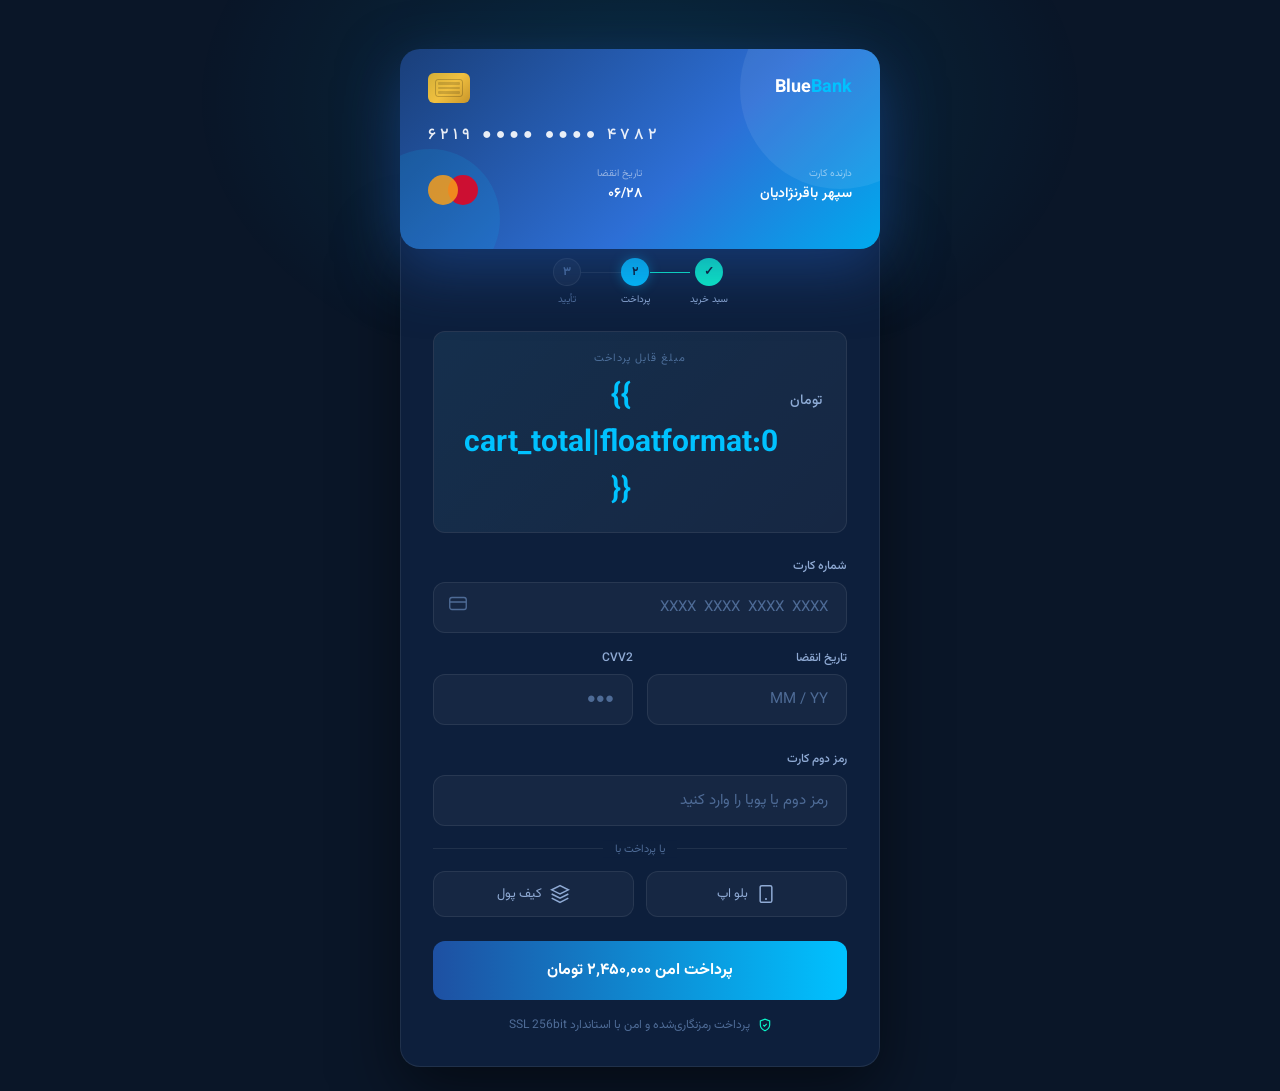
<file: game/game_project/templates/pardakht.html>
<!DOCTYPE html>
<html lang="fa" dir="rtl">
<head>
  <meta charset="UTF-8" />
  <meta name="viewport" content="width=device-width, initial-scale=1.0" />
  <title>پرداخت آنلاین | بلو بانک</title>
  <link href="https://fonts.googleapis.com/css2?family=Vazirmatn:wght@300;400;500;600;700&display=swap" rel="stylesheet" />
  <style>
    *, *::before, *::after { box-sizing: border-box; margin: 0; padding: 0; }

    :root {
      --blue-900: #0a1628;
      --blue-800: #0d1f3c;
      --blue-600: #1a3f7a;
      --blue-500: #1e50a2;
      --blue-400: #2d6fd6;
      --blue-300: #4d8fef;
      --accent:   #00c2ff;
      --accent2:  #0af5c8;
      --text-primary: #f0f4ff;
      --text-secondary: #8faad4;
      --text-muted: #4e6b96;
      --surface: rgba(255,255,255,0.04);
      --surface-hover: rgba(255,255,255,0.08);
      --border: rgba(255,255,255,0.08);
      --shadow: 0 24px 64px rgba(0,0,0,0.5);
      --radius: 20px;
      --radius-sm: 12px;
    }

    body {
      font-family: 'Vazirmatn', sans-serif;
      background: var(--blue-900);
      min-height: 100vh;
      display: flex;
      align-items: center;
      justify-content: center;
      padding: 24px;
      position: relative;
      overflow-x: hidden;
    }
    body::before {
      content: '';
      position: fixed;
      top: -200px; left: 50%;
      transform: translateX(-50%);
      width: 900px; height: 600px;
      background: radial-gradient(ellipse, rgba(0,194,255,0.12) 0%, transparent 70%);
      pointer-events: none;
    }

    .payment-wrapper {
      width: 100%;
      max-width: 480px;
    }

    /* ─── 3D Card Scene ─── */
    .card-scene {
      perspective: 1000px;
      height: 200px;
      margin-bottom: -28px;
      position: relative;
      z-index: 10;
      cursor: grab;
      user-select: none;
    }
    .card-scene:active { cursor: grabbing; }

    .card-3d {
      width: 100%;
      height: 100%;
      position: relative;
      transform-style: preserve-3d;
      transition: transform 0.6s cubic-bezier(.25,.8,.25,1);
      will-change: transform;
    }
    .card-3d.is-flipped { transform: rotateY(180deg); }
    .card-3d.snap-back {
      transition: transform 0.55s cubic-bezier(.34,1.56,.64,1);
    }

    .card-face {
      position: absolute;
      inset: 0;
      border-radius: 20px;
      backface-visibility: hidden;
      -webkit-backface-visibility: hidden;
      overflow: hidden;
    }

    /* FRONT */
    .card-front {
      background: linear-gradient(135deg, var(--blue-600) 0%, var(--blue-400) 60%, #00aaee 100%);
      padding: 24px 28px;
      box-shadow: 0 20px 60px rgba(30,80,162,0.55);
    }
    .card-front::before {
      content: '';
      position: absolute;
      top: -60px; right: -60px;
      width: 200px; height: 200px;
      border-radius: 50%;
      background: rgba(255,255,255,0.07);
    }
    .card-front::after {
      content: '';
      position: absolute;
      bottom: -40px; left: -40px;
      width: 140px; height: 140px;
      border-radius: 50%;
      background: rgba(0,194,255,0.12);
    }

    /* BACK */
    .card-back {
      background: linear-gradient(135deg, #0d2244 0%, #1a3f7a 100%);
      transform: rotateY(180deg);
      box-shadow: 0 20px 60px rgba(30,80,162,0.55);
      display: flex;
      flex-direction: column;
    }
    .card-back-strip {
      background: #111;
      height: 44px;
      margin-top: 28px;
      width: 100%;
    }
    .card-back-cvv-row {
      padding: 16px 28px;
      display: flex;
      align-items: center;
      gap: 14px;
    }
    .card-back-cvv-label {
      font-size: 11px;
      color: rgba(255,255,255,0.5);
      white-space: nowrap;
    }
    .card-back-cvv-box {
      flex: 1;
      background: #fff;
      border-radius: 5px;
      padding: 8px 14px;
      color: #1a2a4a;
      font-size: 15px;
      letter-spacing: 4px;
      font-weight: 700;
      direction: ltr;
      text-align: right;
    }
    .card-back-logo {
      position: absolute;
      bottom: 18px;
      left: 24px;
      font-size: 15px;
      font-weight: 700;
      color: rgba(255,255,255,0.7);
    }
    .card-back-logo span { color: var(--accent); }
    .card-back-brand {
      position: absolute;
      bottom: 14px;
      right: 24px;
      display: flex;
    }
    .card-back-brand .card-circle { width: 26px; height: 26px; border-radius: 50%; opacity: 0.8; }
    .card-back-brand .card-circle:first-child { background: #eb001b; margin-left: -8px; }
    .card-back-brand .card-circle:last-child  { background: #f79e1b; }

    /* Card front elements */
    .card-header {
      display: flex;
      justify-content: space-between;
      align-items: center;
      margin-bottom: 20px;
      position: relative;
      z-index: 1;
    }
    .card-logo { font-size: 18px; font-weight: 700; color: #fff; }
    .card-logo span { color: var(--accent); }
    .chip {
      width: 42px; height: 30px;
      background: linear-gradient(135deg, #d4af37, #f0c040, #c8952a);
      border-radius: 6px;
      display: flex; align-items: center; justify-content: center;
    }
    .chip-lines {
      width: 28px; height: 18px;
      border: 1.5px solid rgba(0,0,0,0.2);
      border-radius: 3px;
      display: grid;
      grid-template-rows: 1fr 1fr 1fr;
      gap: 2px; padding: 2px;
    }
    .chip-line { background: rgba(0,0,0,0.15); border-radius: 1px; }
    .card-number {
      font-size: 16px;
      letter-spacing: 4px;
      color: rgba(255,255,255,0.9);
      font-weight: 500;
      margin-bottom: 18px;
      position: relative; z-index: 1;
      direction: ltr;
    }
    .card-footer {
      display: flex;
      justify-content: space-between;
      align-items: flex-end;
      position: relative; z-index: 1;
    }
    .card-label { font-size: 10px; color: rgba(255,255,255,0.5); margin-bottom: 2px; }
    .card-value { font-size: 14px; color: #fff; font-weight: 600; }
    .card-brand { display: flex; }
    .card-circle { width: 30px; height: 30px; border-radius: 50%; opacity: 0.85; }
    .card-circle:first-child { background: #eb001b; margin-left: -10px; }
    .card-circle:last-child  { background: #f79e1b; }

    /* Hint */
    .card-hint {
      text-align: center;
      font-size: 11px;
      color: var(--text-muted);
      margin-bottom: 8px;
      display: flex;
      align-items: center;
      justify-content: center;
      gap: 6px;
      animation: hint-fade 1.5s ease-in-out 2s forwards;
      opacity: 1;
    }
    @keyframes hint-fade {
      to { opacity: 0; pointer-events: none; }
    }

    /* ─── Panel ─── */
    .payment-panel {
      background: var(--blue-800);
      border: 1px solid var(--border);
      border-radius: var(--radius);
      padding: 36px 32px 32px;
      box-shadow: var(--shadow);
      position: relative;
    }

    .amount-display {
      background: var(--surface);
      border: 1px solid var(--border);
      border-radius: var(--radius-sm);
      padding: 18px 24px;
      text-align: center;
      margin-bottom: 24px;
      position: relative;
      overflow: hidden;
    }
    .amount-display::before {
      content: '';
      position: absolute;
      inset: 0;
      background: linear-gradient(135deg, rgba(0,194,255,0.05), transparent);
    }
    .amount-label {
      font-size: 11px;
      color: var(--text-muted);
      margin-bottom: 6px;
      letter-spacing: 1px;
    }
    .amount-value {
      font-size: 30px;
      font-weight: 700;
      color: var(--accent);
      direction: ltr;
      display: flex;
      align-items: baseline;
      justify-content: center;
      gap: 6px;
    }
    .amount-currency {
      font-size: 14px;
      font-weight: 500;
      color: var(--text-secondary);
    }

    .form-group { margin-bottom: 16px; }
    .form-label {
      display: block;
      font-size: 12px;
      color: var(--text-secondary);
      margin-bottom: 7px;
      font-weight: 500;
    }
    .form-input {
      width: 100%;
      background: var(--surface);
      border: 1px solid var(--border);
      border-radius: var(--radius-sm);
      padding: 13px 18px;
      font-size: 15px;
      font-family: 'Vazirmatn', sans-serif;
      color: var(--text-primary);
      outline: none;
      transition: border-color 0.2s, background 0.2s;
      direction: ltr;
      text-align: right;
    }
    .form-input::placeholder { color: var(--text-muted); }
    .form-input:focus {
      border-color: var(--accent);
      background: var(--surface-hover);
    }

    .form-row {
      display: grid;
      grid-template-columns: 1fr 1fr;
      gap: 14px;
    }

    .input-icon-wrap { position: relative; }
    .input-icon-wrap .form-input { padding-left: 44px; }
    .input-icon {
      position: absolute;
      left: 16px; top: 50%;
      transform: translateY(-50%);
      color: var(--text-muted);
    }

    .divider {
      height: 1px;
      background: var(--border);
      margin: 22px 0;
      position: relative;
    }
    .divider::after {
      content: 'یا پرداخت با';
      position: absolute;
      top: 50%; left: 50%;
      transform: translate(-50%, -50%);
      background: var(--blue-800);
      padding: 0 12px;
      font-size: 11px;
      color: var(--text-muted);
      white-space: nowrap;
    }

    .quick-pay {
      display: grid;
      grid-template-columns: 1fr 1fr;
      gap: 12px;
      margin-bottom: 24px;
    }
    .quick-btn {
      background: var(--surface);
      border: 1px solid var(--border);
      border-radius: var(--radius-sm);
      padding: 12px;
      display: flex;
      align-items: center;
      justify-content: center;
      gap: 8px;
      cursor: pointer;
      transition: all 0.2s;
      color: var(--text-secondary);
      font-size: 13px;
      font-family: 'Vazirmatn', sans-serif;
    }
    .quick-btn:hover {
      background: var(--surface-hover);
      border-color: var(--blue-300);
      color: var(--text-primary);
    }

    .pay-btn {
      width: 100%;
      background: linear-gradient(90deg, var(--blue-500), var(--accent));
      border: none;
      border-radius: var(--radius-sm);
      padding: 17px;
      font-size: 16px;
      font-weight: 700;
      font-family: 'Vazirmatn', sans-serif;
      color: #fff;
      cursor: pointer;
      position: relative;
      overflow: hidden;
      transition: opacity 0.2s, transform 0.15s;
    }
    .pay-btn::before {
      content: '';
      position: absolute; inset: 0;
      background: linear-gradient(90deg, transparent, rgba(255,255,255,0.12), transparent);
      transform: translateX(-100%);
      transition: transform 0.5s;
    }
    .pay-btn:hover::before { transform: translateX(100%); }
    .pay-btn:hover { opacity: 0.95; }
    .pay-btn:active { transform: scale(0.99); }

    @keyframes pulse-glow {
      0%, 100% { box-shadow: 0 0 0 0 rgba(0,194,255,0); }
      50% { box-shadow: 0 0 24px 4px rgba(0,194,255,0.3); }
    }
    .pay-btn { animation: pulse-glow 3s ease-in-out infinite; }

    .security-badge {
      display: flex;
      align-items: center;
      justify-content: center;
      gap: 8px;
      margin-top: 16px;
      color: var(--text-muted);
      font-size: 12px;
    }
    .security-badge svg { color: var(--accent2); }

    .steps {
      display: flex;
      align-items: center;
      justify-content: center;
      margin-bottom: 24px;
    }
    .step { display: flex; flex-direction: column; align-items: center; gap: 6px; }
    .step-dot {
      width: 28px; height: 28px;
      border-radius: 50%;
      display: flex;
      align-items: center;
      justify-content: center;
      font-size: 12px;
      font-weight: 700;
    }
    .step.done .step-dot { background: var(--accent2); color: var(--blue-900); }
    .step.active .step-dot { background: var(--accent); color: var(--blue-900); box-shadow: 0 0 12px rgba(0,194,255,0.4); }
    .step.pending .step-dot { background: var(--surface); border: 1.5px solid var(--border); color: var(--text-muted); }
    .step-label { font-size: 10px; white-space: nowrap; }
    .step.done .step-label, .step.active .step-label { color: var(--text-secondary); }
    .step.pending .step-label { color: var(--text-muted); }
    .step-line { width: 40px; height: 1px; background: var(--border); margin-bottom: 20px; }
    .step-line.done { background: var(--accent2); }
  </style>
</head>
<body>
  <div class="payment-wrapper">

    <!-- Drag hint -->
    <div class="card-hint">
      <svg width="14" height="14" viewBox="0 0 24 24" fill="none" stroke="currentColor" stroke-width="2">
        <path d="M14 2H6a2 2 0 0 0-2 2v16"/><path d="M18 22H8a2 2 0 0 1-2-2V8l4-4h8a2 2 0 0 1 2 2v12a2 2 0 0 1-2 2z"/>
      </svg>
      روی کارت بکشید تا بچرخد
    </div>

    <!-- 3D Card -->
    <div class="card-scene" id="cardScene">
      <div class="card-3d" id="card3d">

        <!-- FRONT -->
        <div class="card-face card-front">
          <div class="card-header">
            <div class="card-logo">Blue<span>Bank</span></div>
            <div class="chip">
              <div class="chip-lines">
                <div class="chip-line"></div>
                <div class="chip-line"></div>
                <div class="chip-line"></div>
              </div>
            </div>
          </div>
          <div class="card-number">۶۲۱۹  ●●●●  ●●●●  ۴۷۸۲</div>
          <div class="card-footer">
            <div>
              <div class="card-label">دارنده کارت</div>
              <div class="card-value">سپهر باقرنژادیان</div>
            </div>
            <div>
              <div class="card-label">تاریخ انقضا</div>
              <div class="card-value">۰۶/۲۸</div>
            </div>
            <div class="card-brand">
              <div class="card-circle"></div>
              <div class="card-circle"></div>
            </div>
          </div>
        </div>

        <!-- BACK -->
        <div class="card-face card-back">
          <div class="card-back-strip"></div>
          <div class="card-back-cvv-row">
            <div class="card-back-cvv-label">CVV2</div>
            <div class="card-back-cvv-box">●●●</div>
          </div>
          <div class="card-back-logo">Blue<span>Bank</span></div>
          <div class="card-back-brand">
            <div class="card-circle"></div>
            <div class="card-circle"></div>
          </div>
        </div>

      </div>
    </div>

    <!-- Payment Panel -->
    <div class="payment-panel">

      <div class="steps">
        <div class="step done">
          <div class="step-dot">✓</div>
          <div class="step-label">سبد خرید</div>
        </div>
        <div class="step-line done"></div>
        <div class="step active">
          <div class="step-dot">۲</div>
          <div class="step-label">پرداخت</div>
        </div>
        <div class="step-line"></div>
        <div class="step pending">
          <div class="step-dot">۳</div>
          <div class="step-label">تأیید</div>
        </div>
      </div>

      <div class="amount-display">
        <div class="amount-label">مبلغ قابل پرداخت</div>
        <div class="amount-value">
          {{ cart_total|floatformat:0 }}
          <span class="amount-currency">تومان</span>
        </div>
      </div>

      <div class="form-group">
        <label class="form-label">شماره کارت</label>
        <div class="input-icon-wrap">
          <input class="form-input" id="cardNumberInput" type="text" placeholder="XXXX  XXXX  XXXX  XXXX" maxlength="22" />
          <span class="input-icon">
            <svg width="18" height="18" viewBox="0 0 24 24" fill="none" stroke="currentColor" stroke-width="1.8">
              <rect x="1" y="4" width="22" height="16" rx="3"/><line x1="1" y1="10" x2="23" y2="10"/>
            </svg>
          </span>
        </div>
      </div>

      <div class="form-row">
        <div class="form-group" style="margin-bottom:0">
          <label class="form-label">تاریخ انقضا</label>
          <input class="form-input" id="expInput" type="text" placeholder="MM / YY" maxlength="7" />
        </div>
        <div class="form-group" style="margin-bottom:0">
          <label class="form-label">CVV2</label>
          <input class="form-input" id="cvvInput" type="password" placeholder="●●●" maxlength="4" />
        </div>
      </div>

      <br/>

      <div class="form-group">
        <label class="form-label">رمز دوم کارت</label>
        <input class="form-input" type="password" placeholder="رمز دوم یا پویا را وارد کنید" />
      </div>

      <div class="divider"></div>

      <div class="quick-pay">
        <button class="quick-btn">
          <svg width="20" height="20" viewBox="0 0 24 24" fill="none" stroke="currentColor" stroke-width="1.8">
            <rect x="5" y="2" width="14" height="20" rx="2"/><line x1="12" y1="18" x2="12.01" y2="18" stroke-width="2.5" stroke-linecap="round"/>
          </svg>
          بلو اپ
        </button>
        <button class="quick-btn">
          <svg width="20" height="20" viewBox="0 0 24 24" fill="none" stroke="currentColor" stroke-width="1.8">
            <path d="M12 2L2 7l10 5 10-5-10-5z"/><path d="M2 17l10 5 10-5"/><path d="M2 12l10 5 10-5"/>
          </svg>
          کیف پول
        </button>
      </div>

      <button class="pay-btn">پرداخت امن ۲٬۴۵۰٬۰۰۰ تومان</button>

      <div class="security-badge">
        <svg width="14" height="14" viewBox="0 0 24 24" fill="none" stroke="currentColor" stroke-width="2">
          <path d="M12 22s8-4 8-10V5l-8-3-8 3v7c0 6 8 10 8 10z"/>
          <polyline points="9 12 11 14 15 10"/>
        </svg>
        پرداخت رمزنگاری‌شده و امن با استاندارد SSL 256bit
      </div>

    </div>
  </div>

  <script>
    // ── 3D Drag + Flip ──
    const scene = document.getElementById('cardScene');
    const card  = document.getElementById('card3d');

    let isDragging = false;
    let startX = 0, startY = 0;
    let currentRotX = 0, currentRotY = 0;
    let baseRotY = 0; // tracks 0 or 180 (flipped state)
    let dragRotX = 0, dragRotY = 0;

    function getClient(e) {
      return e.touches ? { x: e.touches[0].clientX, y: e.touches[0].clientY }
                       : { x: e.clientX, y: e.clientY };
    }

    function applyTransform(rx, ry) {
      card.style.transition = 'none';
      card.style.transform = `rotateX(${rx}deg) rotateY(${ry}deg)`;
    }

    function onStart(e) {
      isDragging = true;
      const p = getClient(e);
      startX = p.x;
      startY = p.y;
      card.style.transition = 'none';
    }

    function onMove(e) {
      if (!isDragging) return;
      e.preventDefault();
      const p = getClient(e);
      const dx = p.x - startX;
      const dy = p.y - startY;

      dragRotY = baseRotY + dx * 0.55;
      dragRotX = -dy * 0.35;
      // Clamp vertical
      dragRotX = Math.max(-30, Math.min(30, dragRotX));

      applyTransform(dragRotX, dragRotY);
    }

    function onEnd() {
      if (!isDragging) return;
      isDragging = false;

      // Determine flip state: flip every 90 degrees of Y rotation
      const normalised = ((dragRotY % 360) + 360) % 360;
      // Round to nearest 180
      const target = Math.round(normalised / 180) * 180;
      baseRotY = target;

      card.classList.add('snap-back');
      card.style.transition = '';
      card.style.transform = `rotateX(0deg) rotateY(${target}deg)`;

      setTimeout(() => card.classList.remove('snap-back'), 600);
    }

    // Mouse
    scene.addEventListener('mousedown', onStart);
    window.addEventListener('mousemove', onMove);
    window.addEventListener('mouseup', onEnd);

    // Touch
    scene.addEventListener('touchstart', onStart, { passive: true });
    window.addEventListener('touchmove', onMove, { passive: false });
    window.addEventListener('touchend', onEnd);

    // ── Live card number on front ──
    const cardNumberInput = document.getElementById('cardNumberInput');
    const cardNumberDisplay = document.querySelector('.card-number');

    cardNumberInput.addEventListener('input', (e) => {
      let v = e.target.value.replace(/\D/g, '').substring(0, 16);
      e.target.value = v.replace(/(.{4})/g, '$1  ').trim();
      const display = v.padEnd(16, '●');
      const parts = [display.slice(0,4), display.slice(4,8), display.slice(8,12), display.slice(12,16)];
      // Mask middle two groups
      cardNumberDisplay.textContent = parts[0] + '  ●●●●  ●●●●  ' + parts[3];
    });

    // ── Expiry format ──
    document.getElementById('expInput').addEventListener('input', (e) => {
      let v = e.target.value.replace(/\D/g, '').substring(0, 4);
      if (v.length >= 2) v = v.slice(0,2) + ' / ' + v.slice(2);
      e.target.value = v;
    });

    // ── CVV flip on focus ──
    const cvvInput = document.getElementById('cvvInput');
    cvvInput.addEventListener('focus', () => {
      baseRotY = 180;
      card.classList.add('snap-back');
      card.style.transition = '';
      card.style.transform = `rotateX(0deg) rotateY(180deg)`;
      setTimeout(() => card.classList.remove('snap-back'), 600);
    });
    cvvInput.addEventListener('blur', () => {
      baseRotY = 0;
      card.classList.add('snap-back');
      card.style.transition = '';
      card.style.transform = `rotateX(0deg) rotateY(0deg)`;
      setTimeout(() => card.classList.remove('snap-back'), 600);
    });

    // ── Pay button ──
    document.querySelector('.pay-btn').addEventListener('click', function() {
      this.textContent = '⏳ در حال پردازش...';
      this.disabled = true;
    });
  </script>
</body>
</html>
</file>
